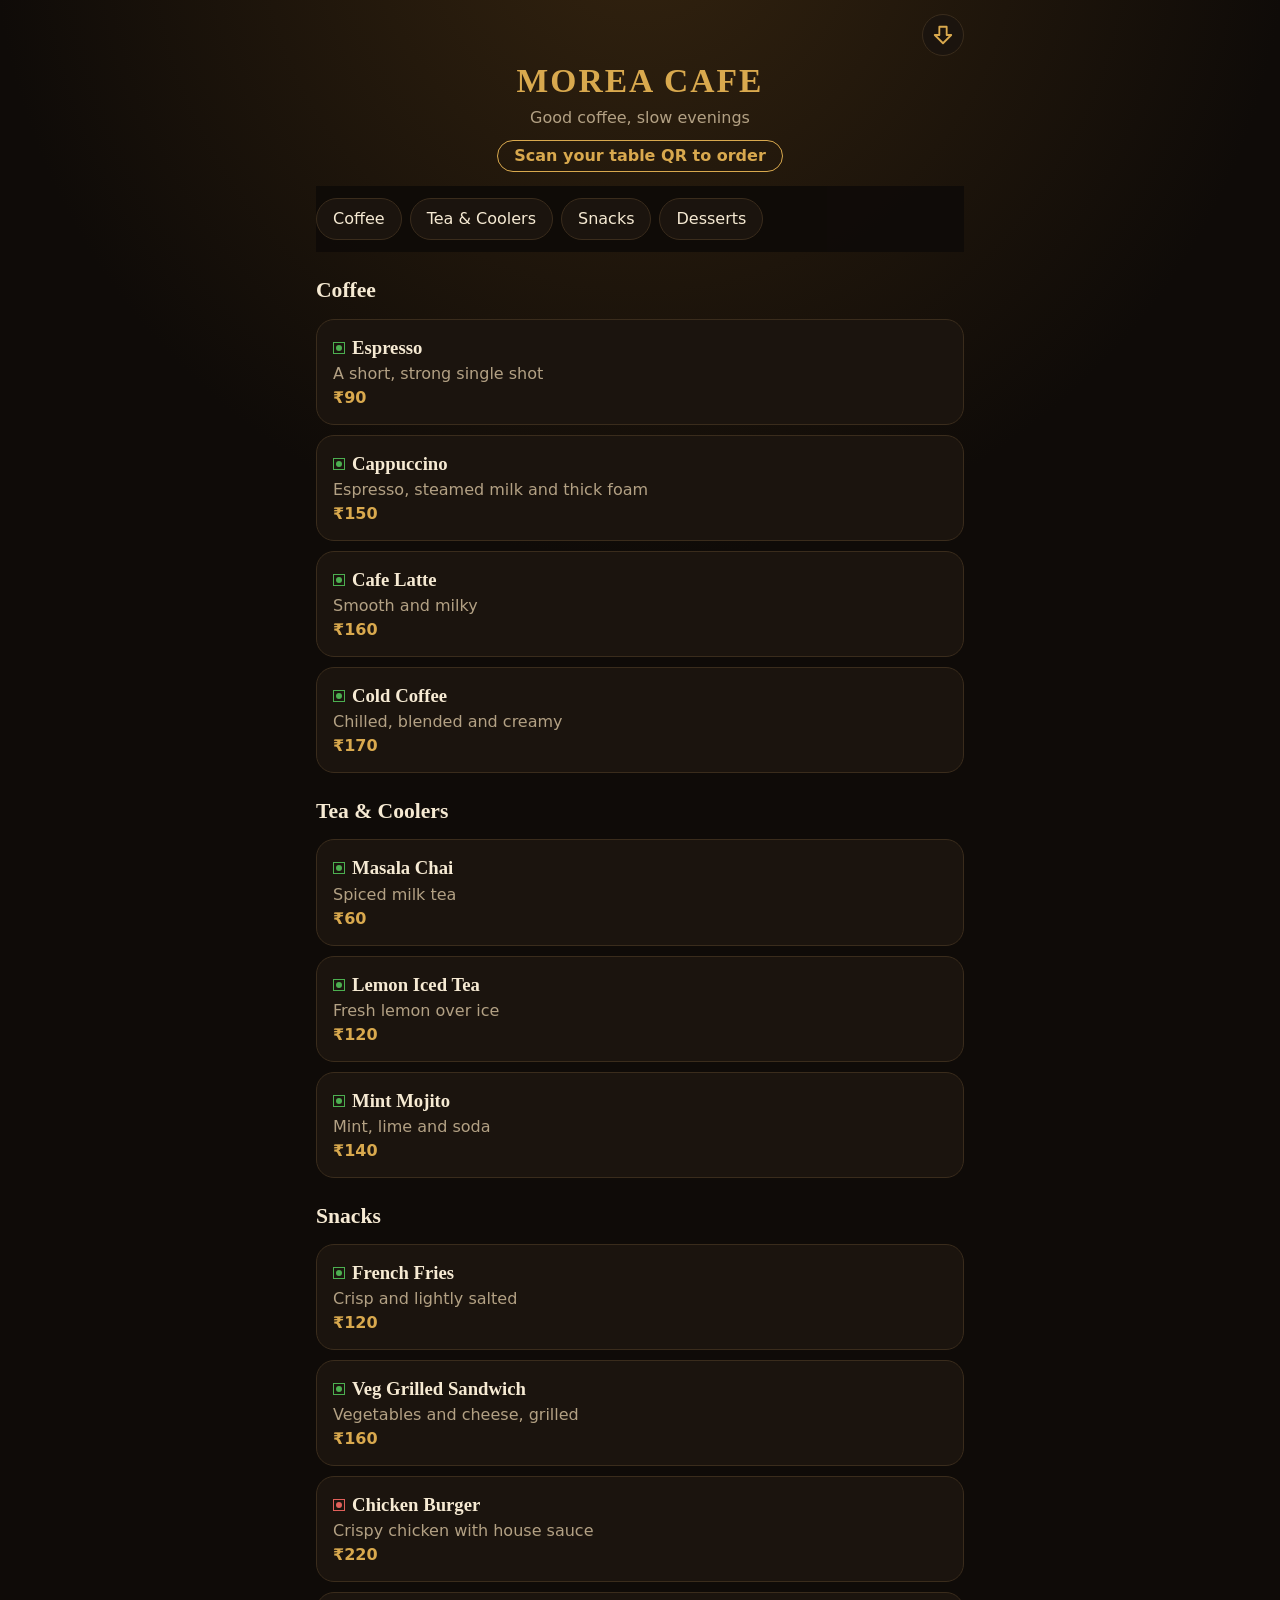
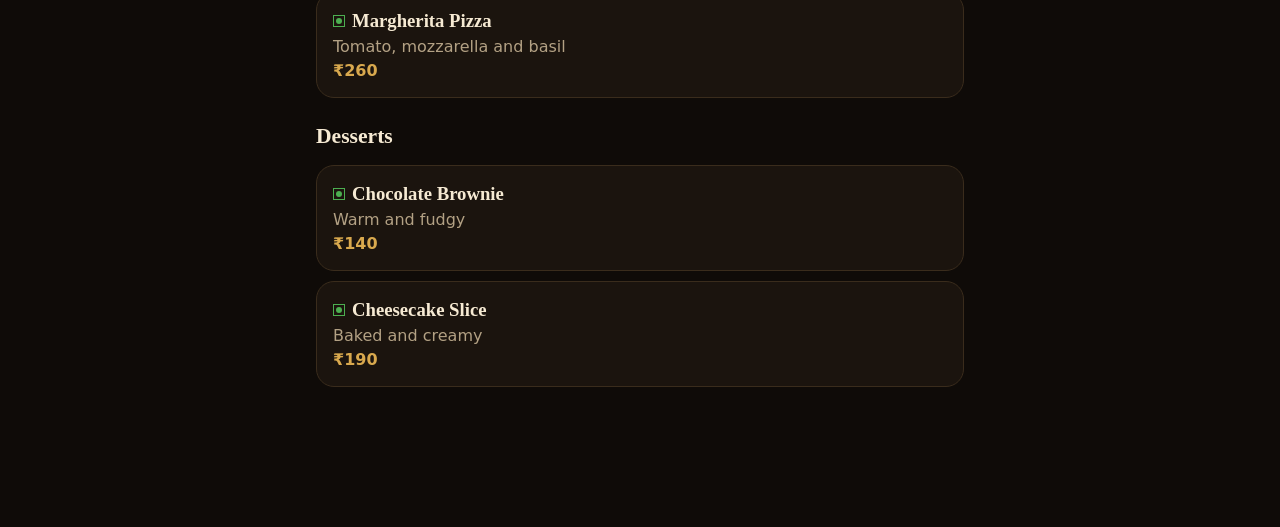
<file: index.html/index.html>
<!doctype html><html lang="en"><head><meta charset="utf-8"><meta name="viewport" content="width=device-width,initial-scale=1">
<title>Cafe Menu</title><link rel="stylesheet" href="style.css">
<style>
header{text-align:center;padding:26px 0 14px;position:relative}
h1{font-size:2.1rem;color:var(--gold);letter-spacing:.06em;margin-top:30px}
#chefBtn{position:absolute;right:0;top:14px;width:42px;height:42px;padding:0;display:grid;place-items:center;color:var(--gold)}
.badge{display:inline-block;margin-top:10px;border:1px solid var(--gold);color:var(--gold);border-radius:999px;padding:3px 16px;font-weight:600}
nav{position:sticky;top:0;background:#0f0b08f2;display:flex;gap:8px;overflow-x:auto;padding:12px 0;z-index:2}
nav button{white-space:nowrap}
h2{margin:22px 0 12px;font-size:1.35rem;scroll-margin-top:76px}
.item{margin-bottom:10px}
.dot{display:inline-block;width:12px;height:12px;border:1.5px solid #4caf50;margin-right:7px;position:relative}
.dot:after{content:"";position:absolute;inset:2px;border-radius:50%;background:#4caf50}
.dot.non{border-color:#e0605a}.dot.non:after{background:#e0605a}
.price{color:var(--gold);font-weight:700}
.qty{display:flex;align-items:center;gap:8px;flex:none}
.qty button{width:36px;height:36px;padding:0}
.add{min-width:84px}
#bar{position:fixed;left:16px;right:16px;bottom:16px;max-width:648px;margin:auto;padding:15px 22px;z-index:3;box-shadow:0 8px 30px #000a}
dialog{background:var(--card);color:var(--cream);border:1px solid var(--gold);border-radius:20px;padding:20px;width:min(440px,calc(100% - 32px));margin:auto}
dialog::backdrop{background:#000c}
dialog .row{margin:10px 0}
.err{color:#ff9a8f;min-height:1.5em;margin:6px 0}
#status{margin-top:16px;border-color:var(--gold)}
#pin{text-align:center;font-size:1.8rem;letter-spacing:.5em;margin-top:12px}
</style></head><body>
<div class="wrap">
<header>
  <button id="chefBtn" aria-label="Staff access"><svg width="22" height="22" viewBox="0 0 24 24" fill="none" stroke="currentColor" stroke-width="2" stroke-linejoin="round"><path d="M12 21 3 12h5V3h8v9h5z"/></svg></button>
  <h1 id="name"></h1><p class="muted" id="tagline"></p><div class="badge" id="tableBadge"></div>
</header>
<div id="status" class="card" hidden></div>
<nav id="tabs"></nav><main id="menu">Loading menu…</main>
</div>
<button id="bar" class="gold row" hidden></button>

<dialog id="cartBox"><h3>Your order</h3><div id="lines"></div>
  <textarea id="note" maxlength="200" rows="2" placeholder="Note for the chef (e.g. less sugar)"></textarea>
  <div class="row"><b>Total</b><b class="price" id="total"></b></div><p class="muted">Pay at the counter.</p><p class="err" id="orderErr"></p>
  <div class="row"><button id="closeCart">Back to menu</button><button class="gold" id="place">Place order</button></div>
</dialog>

<dialog id="pinBox"><form id="pinForm"><h3>Enter secret code</h3>
  <input id="pin" type="password" inputmode="numeric" maxlength="8" autocomplete="off" aria-label="Secret code">
  <p class="err" id="pinErr"></p><div class="row"><button type="button" id="closePin">Cancel</button><button class="gold">Enter</button></div>
</form></dialog>

<script src="menu.js"></script>
<script src="config.js"></script>
<script src="api.js"></script>
<script>
const $ = id => document.getElementById(id);
const esc = s => String(s).replace(/[&<>"']/g, c => ({'&':'&amp;','<':'&lt;','>':'&gt;','"':'&quot;',"'":'&#39;'}[c]));
const table = Number(new URLSearchParams(location.search).get('t'));
const cart = {};
const M = MENU;
let items, valid = false;
const money = n => M.currency + n;
const store = { get(k){try{return JSON.parse(localStorage.getItem(k))}catch{return null}}, set(k,v){try{localStorage.setItem(k,JSON.stringify(v))}catch{}} };
let mine = store.get('orders-' + table) || [];

async function load() {
  items = Object.fromEntries(M.categories.flatMap(c => c.items).map(i => [i.id, i]));
  valid = Number.isInteger(table) && table >= 1 && table <= M.tables;
  document.title = M.cafeName + ' Menu';
  $('name').textContent = M.cafeName; $('tagline').textContent = M.tagline;
  $('tableBadge').textContent = valid ? 'Table ' + table : 'Scan your table QR to order';
  $('tabs').innerHTML = M.categories.map((c,i) => `<button data-cat="${i}">${esc(c.name)}</button>`).join('');
  if (!READY) $('tableBadge').textContent += ' · Online ordering not set up yet';
  render(); poll();
}
function render() {
  $('menu').innerHTML = M.categories.map((c,n) => `<h2 id="cat${n}">${esc(c.name)}</h2>` + c.items.map(i => `
    <div class="card item row"><div><h3><span class="dot ${i.veg?'':'non'}" title="${i.veg?'Veg':'Non-veg'}"></span>${esc(i.name)}</h3>
    <p class="muted">${esc(i.desc)}</p><p class="price">${money(i.price)}</p></div>${valid && READY ? control(i.id) : ''}</div>`).join('')).join('');
  const count = Object.values(cart).reduce((a,b) => a+b, 0);
  const total = Object.entries(cart).reduce((s,[id,q]) => s + items[id].price*q, 0);
  $('bar').hidden = !count;
  $('bar').innerHTML = `<span>${count} item${count>1?'s':''} · ${money(total)}</span><span>View order →</span>`;
  $('total').textContent = money(total);
  $('lines').innerHTML = Object.keys(cart).map(id => `<div class="row"><span>${esc(items[id].name)}</span>${control(id)}</div>`).join('');
  if (!count && $('cartBox').open) $('cartBox').close();
}
const control = id => cart[id]
  ? `<div class="qty"><button data-id="${esc(id)}" data-d="-1" aria-label="Remove one">−</button><b>${cart[id]}</b><button data-id="${esc(id)}" data-d="1" aria-label="Add one">+</button></div>`
  : `<button class="add" data-id="${esc(id)}" data-d="1">Add</button>`;

document.addEventListener('click', e => {
  const b = e.target.closest('button'); if (!b) return;
  if (b.dataset.cat) $('cat' + b.dataset.cat).scrollIntoView({behavior:'smooth'});
  if (b.dataset.id) {
    const id = b.dataset.id, q = Math.min(20, (cart[id]||0) + Number(b.dataset.d));
    if (q > 0) cart[id] = q; else delete cart[id];
    render();
  }
});
$('bar').onclick = () => { $('orderErr').textContent = ''; $('cartBox').showModal(); };
$('closeCart').onclick = () => $('cartBox').close();
$('place').onclick = async () => {
  $('place').disabled = true; $('orderErr').textContent = '';
  try {
    const d = await rpc('place_order', {p_table: table, p_items: Object.entries(cart).map(([id,qty]) => ({id,qty})), p_note: $('note').value});
    mine = [...mine, {id: d.id, key: d.key}].slice(-5); store.set('orders-' + table, mine);
    for (const k in cart) delete cart[k];
    $('note').value = ''; $('cartBox').close(); render(); await poll(); scrollTo({top:0, behavior:'smooth'});
  } catch (e) { $('orderErr').textContent = e instanceof TypeError ? 'No connection. Please try again.' : e.message; }
  $('place').disabled = false;
};
const LABEL = {new:'Sent to the chef ✓', preparing:'Being prepared 👨‍🍳', ready:'Ready! 🎉', served:'Served', cancelled:'Cancelled. Please ask the staff.'};
async function poll() {
  if (!READY || !valid || !mine.length) return;
  const found = await Promise.all(mine.map(o => rpc('order_status', {p_key: o.key}).catch(() => null)));
  const live = found.filter((s,i) => s && s.id === mine[i].id && s.status !== 'served');
  $('status').hidden = !live.length;
  $('status').innerHTML = live.map(s => `<div class="row"><b>Order #${s.id}</b><span>${LABEL[s.status]}</span></div>`).join('');
}
setInterval(poll, 4000);

$('chefBtn').onclick = () => { $('pin').value = ''; $('pinErr').textContent = ''; $('pinBox').showModal(); $('pin').focus(); };
$('closePin').onclick = () => $('pinBox').close();
$('pinForm').onsubmit = async e => {
  e.preventDefault();
  if (!READY) { $('pinErr').textContent = 'Finish the database setup first.'; return; }
  try {
    const d = await rpc('chef_login', {p_pin: $('pin').value});
    if (d.error) { $('pinErr').textContent = d.error; $('pin').value = ''; return; }
    sessionStorage.setItem('chef', d.token); location.href = 'chef.html';
  } catch { $('pinErr').textContent = 'Could not connect. Check config.js and the database setup.'; }
};
load();
</script></body></html>
</file>
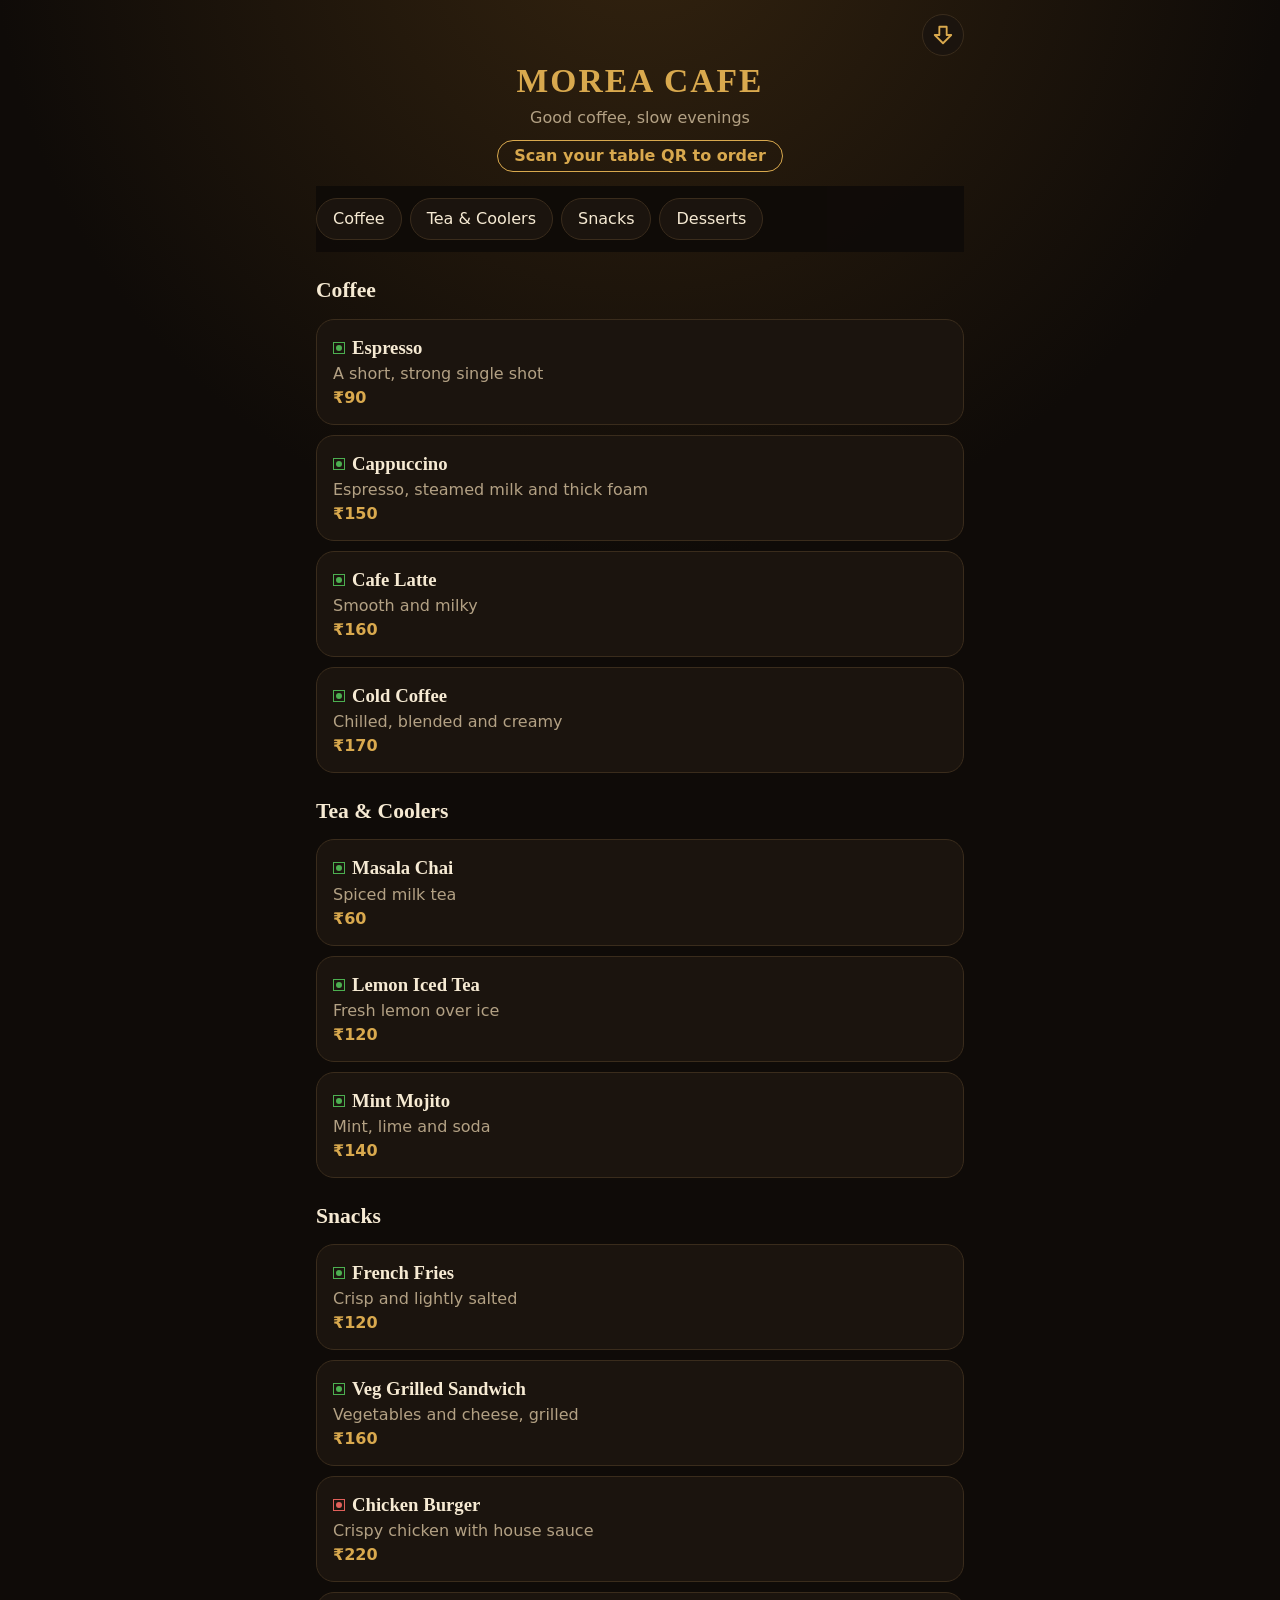
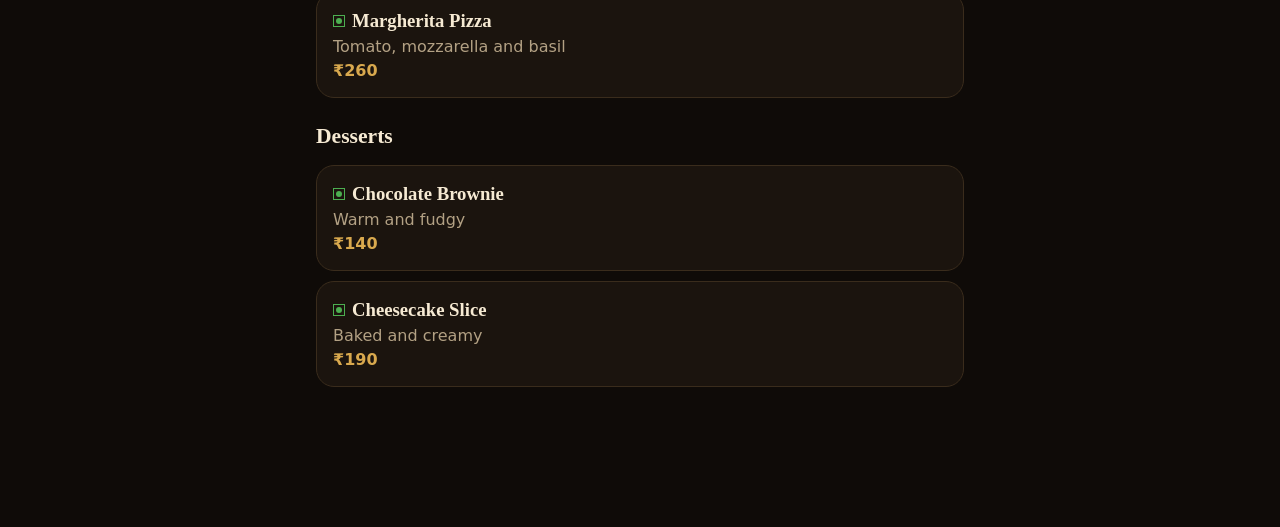
<file: index.html/chef.html>
<!doctype html><html lang="en"><head><meta charset="utf-8"><meta name="viewport" content="width=device-width,initial-scale=1">
<title>Chef Inbox</title><link rel="stylesheet" href="style.css">
<style>
header{padding:18px 0;flex-wrap:wrap}
h1{color:var(--gold)}
.tabs{display:flex;gap:8px;flex-wrap:wrap;margin-bottom:14px}
.on{border-color:var(--gold);color:var(--gold)}
.grid{display:grid;grid-template-columns:repeat(auto-fill,minmax(260px,1fr));gap:14px}
.order.new{border:2px solid var(--gold)}
.order h2{color:var(--gold)}
.order ul{list-style:none;margin:10px 0;border-block:1px dashed var(--line);padding:8px 0;font-size:1.1rem}
.note{background:#3a2a10;border-radius:10px;padding:6px 10px;margin-bottom:10px;overflow-wrap:anywhere}
.acts{display:flex;gap:8px;flex-wrap:wrap}
.warn{color:#ff9a8f;margin-bottom:10px}
.qr{background:#fff;color:#1a1006;border-radius:16px;padding:16px;text-align:center}
.qr canvas{width:100%;max-width:230px}
.qr h3{font-size:1.4rem}.qr button{background:#1a1006;color:#fff}
@media print{body{background:#fff}.noprint{display:none!important}.grid{grid-template-columns:1fr 1fr}.qr{border:1px dashed #999;break-inside:avoid}.qr button{display:none}}
</style></head><body><div class="wrap wide">
<header class="row noprint"><h1>👨‍🍳 Chef Inbox</h1><div class="acts"><button id="sound">🔔 Turn sound on</button><button id="out">Lock</button></div></header>
<p id="conn" class="warn noprint" role="status"></p>
<div class="tabs noprint"><button data-view="active" class="on">Live orders</button><button data-view="done">History</button><button data-view="qr">Table QR codes</button></div>
<section id="ordersView"><div class="tabs" id="tableFilter"></div><div class="grid" id="orders"></div></section>
<section id="qrView" hidden>
  <div class="card noprint" style="margin-bottom:14px"><label for="base"><b>Website address used inside the QR codes</b></label>
  <input id="base" style="margin:8px 0" spellcheck="false"><p id="baseWarn" class="warn"></p><button class="gold" id="print">Print all QR codes</button></div>
  <div class="grid" id="qrs"></div>
</section></div>
<script src="qrcode.js"></script>
<script src="menu.js"></script>
<script src="config.js"></script>
<script src="api.js"></script>
<script>
const $ = id => document.getElementById(id);
const esc = s => String(s).replace(/[&<>"']/g, c => ({'&':'&amp;','<':'&lt;','>':'&gt;','"':'&quot;',"'":'&#39;'}[c]));
const token = sessionStorage.getItem('chef');
if (!token) location.replace('./');
const M = MENU;
const ITEMS = Object.fromEntries(M.categories.flatMap(c => c.items).map(i => [i.id, i]));
let orders = [], view = 'active', filter = 0, known = null, audio = null, last = '';

// Names and prices always come from menu.js, never from the customer's phone.
const fill = o => {
  const items = o.items.map(l => ({qty: l.qty, name: ITEMS[l.id] ? ITEMS[l.id].name : 'Unknown item (' + l.id + ')', price: ITEMS[l.id] ? ITEMS[l.id].price : 0}));
  return {...o, items, total: items.reduce((s,i) => s + i.price * i.qty, 0)};
};
const lock = () => { sessionStorage.removeItem('chef'); location.replace('./'); };
async function call(name, args = {}) {
  try { return await rpc(name, {p_token: token, ...args}); }
  catch (e) { if (e.code === '28000') { lock(); throw new Error('locked'); } throw e; }
}
function beep() {
  if (!audio) return;
  [0, .25].forEach((t,i) => { const o = audio.createOscillator(), g = audio.createGain(); o.frequency.value = i ? 1175 : 880; g.gain.value = .25;
    o.connect(g).connect(audio.destination); o.start(audio.currentTime + t); o.stop(audio.currentTime + t + .2); });
}
async function refresh() {
  try {
    orders = (await call('chef_orders')).map(fill); $('conn').textContent = '';
    if (known !== null && orders.some(o => o.id > known)) beep();
    known = Math.max(0, ...orders.map(o => o.id));
    if (!$('base').value) { $('base').value = new URL('./', location.href).href; drawQR(); }
    draw();
  } catch (e) { if (e.message !== 'locked') $('conn').textContent = '⚠ Connection lost. New orders are not showing. Check your internet.'; }
}
const NEXT = {new:['preparing','Start preparing'], preparing:['ready','Mark ready'], ready:['served','Mark served']};
function draw() {
  const open = o => !!NEXT[o.status];
  const base = orders.filter(o => view === 'done' ? !open(o) : open(o));
  const waiting = orders.filter(o => o.status === 'new').length;
  document.title = (waiting ? `(${waiting}) ` : '') + 'Chef Inbox';
  const html = base.filter(o => !filter || o.table === filter).sort((a,b) => view === 'done' ? b.id - a.id : a.id - b.id).map(o => `
    <article class="card order ${o.status}"><div class="row"><h2>Table ${o.table}</h2><b>${esc(o.status.toUpperCase())}</b></div>
    <p class="muted">Order #${o.id} · ${new Date(o.time).toLocaleString([], {day:'numeric',month:'short',hour:'2-digit',minute:'2-digit'})}</p>
    <ul>${o.items.map(i => `<li><b>${i.qty} ×</b> ${esc(i.name)}</li>`).join('')}</ul>
    ${o.note ? `<p class="note">📝 ${esc(o.note)}</p>` : ''}<p class="price" style="margin-bottom:10px">Total ${esc(M.currency)}${o.total}</p>
    ${open(o) ? `<div class="acts"><button class="gold" data-order="${o.id}" data-to="${NEXT[o.status][0]}">${NEXT[o.status][1]}</button><button data-order="${o.id}" data-to="cancelled">Cancel</button></div>` : ''}</article>`).join('')
    || `<p class="muted">${view === 'done' ? 'No finished orders yet.' : 'No live orders. New ones appear here automatically.'}</p>`;
  const chips = `<button data-table="0" class="${filter?'':'on'}">All tables</button>` + Array.from({length: M.tables}, (_,i) => {
    const t = i+1, n = base.filter(o => o.table === t).length;
    return `<button data-table="${t}" class="${filter===t?'on':''}">T${t}${n ? ` (${n})` : ''}</button>`; }).join('');
  // Redraw only on change so buttons do not jump while being tapped.
  if (html + chips !== last) { last = html + chips; $('orders').innerHTML = html; $('tableFilter').innerHTML = chips; }
}
function drawQR() {
  const base = $('base').value.trim().replace(/\/+$/, '');
  $('baseWarn').textContent = /^https:\/\/[^/]+\.github\.io/.test(base) ? '' : '⚠ This is not your GitHub Pages address. Check it before printing.';
  $('qrs').innerHTML = '';
  for (let t = 1; t <= M.tables; t++) {
    const q = qrcode(0, 'M'); q.addData(`${base}/?t=${t}`); q.make();
    const n = q.getModuleCount(), s = 12, pad = 4*s, size = n*s + pad*2;
    const c = document.createElement('canvas'); c.width = size; c.height = size + 80;
    const x = c.getContext('2d'); x.fillStyle = '#fff'; x.fillRect(0,0,c.width,c.height); x.fillStyle = '#000';
    for (let r = 0; r < n; r++) for (let k = 0; k < n; k++) if (q.isDark(r,k)) x.fillRect(pad+k*s, pad+r*s, s, s);
    x.textAlign = 'center'; x.font = 'bold 34px Georgia'; x.fillText(`Table ${t} · Scan to order`, size/2, size+16, size-20); x.font = '28px Georgia'; x.fillText(M.cafeName, size/2, size+60, size-20);
    const box = document.createElement('div'); box.className = 'qr';
    
    const btn = document.createElement('button'); btn.textContent = `Download Table ${t}`;
    btn.onclick = () => { const a = document.createElement('a'); a.download = `table-${t}-qr.png`; a.href = c.toDataURL('image/png'); a.click(); };
    box.append(c, document.createElement('br'), btn); $('qrs').append(box);
  }
}
document.addEventListener('click', async e => {
  const b = e.target.closest('button'); if (!b) return;
  if (b.dataset.view) {
    view = b.dataset.view; filter = 0;
    document.querySelectorAll('[data-view]').forEach(x => x.classList.toggle('on', x === b));
    $('qrView').hidden = view !== 'qr'; $('ordersView').hidden = view === 'qr'; draw();
  }
  if (b.dataset.table) { filter = Number(b.dataset.table); draw(); }
  if (b.dataset.order) {
    if (b.dataset.to === 'cancelled' && !confirm('Cancel this order?')) return;
    b.disabled = true;
    try { await call('chef_set_status', {p_id: Number(b.dataset.order), p_status: b.dataset.to}); last = ''; await refresh(); }
    catch { b.disabled = false; }
  }
});
$('sound').onclick = () => { audio = audio || new AudioContext(); audio.resume(); beep(); $('sound').textContent = '🔔 Sound is on'; };
$('base').oninput = () => { drawQR(); };
$('print').onclick = () => print();
$('out').onclick = async () => { await call('chef_logout').catch(()=>{}); lock(); };
(async () => { if (!token) return; draw(); await refresh(); setInterval(refresh, 3000); })();
</script></body></html>
</file>
<file: index.html/style.css>
:root{--bg:#0f0b08;--card:#1b140e;--line:#3a2c1c;--gold:#d9a94e;--cream:#f6ead3;--muted:#b3a184}
*{box-sizing:border-box;margin:0;padding:0}
body{background:radial-gradient(circle at 50% -10%,#33230f 0,var(--bg) 55%) fixed,var(--bg);color:var(--cream);font:16px/1.5 system-ui,sans-serif;min-height:100vh}
h1,h2,h3{font-family:Georgia,serif;font-weight:600}
button,input,textarea{font:inherit;color:inherit}
button{cursor:pointer;border:1px solid var(--line);background:var(--card);border-radius:999px;padding:8px 16px}
button.gold{background:var(--gold);color:#1a1006;border-color:var(--gold);font-weight:700}
button:disabled{opacity:.5;cursor:default}
button:focus-visible,input:focus-visible,textarea:focus-visible,a:focus-visible{outline:2px solid var(--cream);outline-offset:2px}
input,textarea{background:#0b0805;border:1px solid var(--line);border-radius:12px;padding:10px 12px;width:100%}
.wrap{max-width:680px;margin:auto;padding:0 16px 130px}
.wide{max-width:1100px;padding-bottom:40px}
.muted{color:var(--muted)}
.card{background:var(--card);border:1px solid var(--line);border-radius:18px;padding:14px 16px}
.row{display:flex;justify-content:space-between;align-items:center;gap:12px}
[hidden]{display:none!important}
</file>
